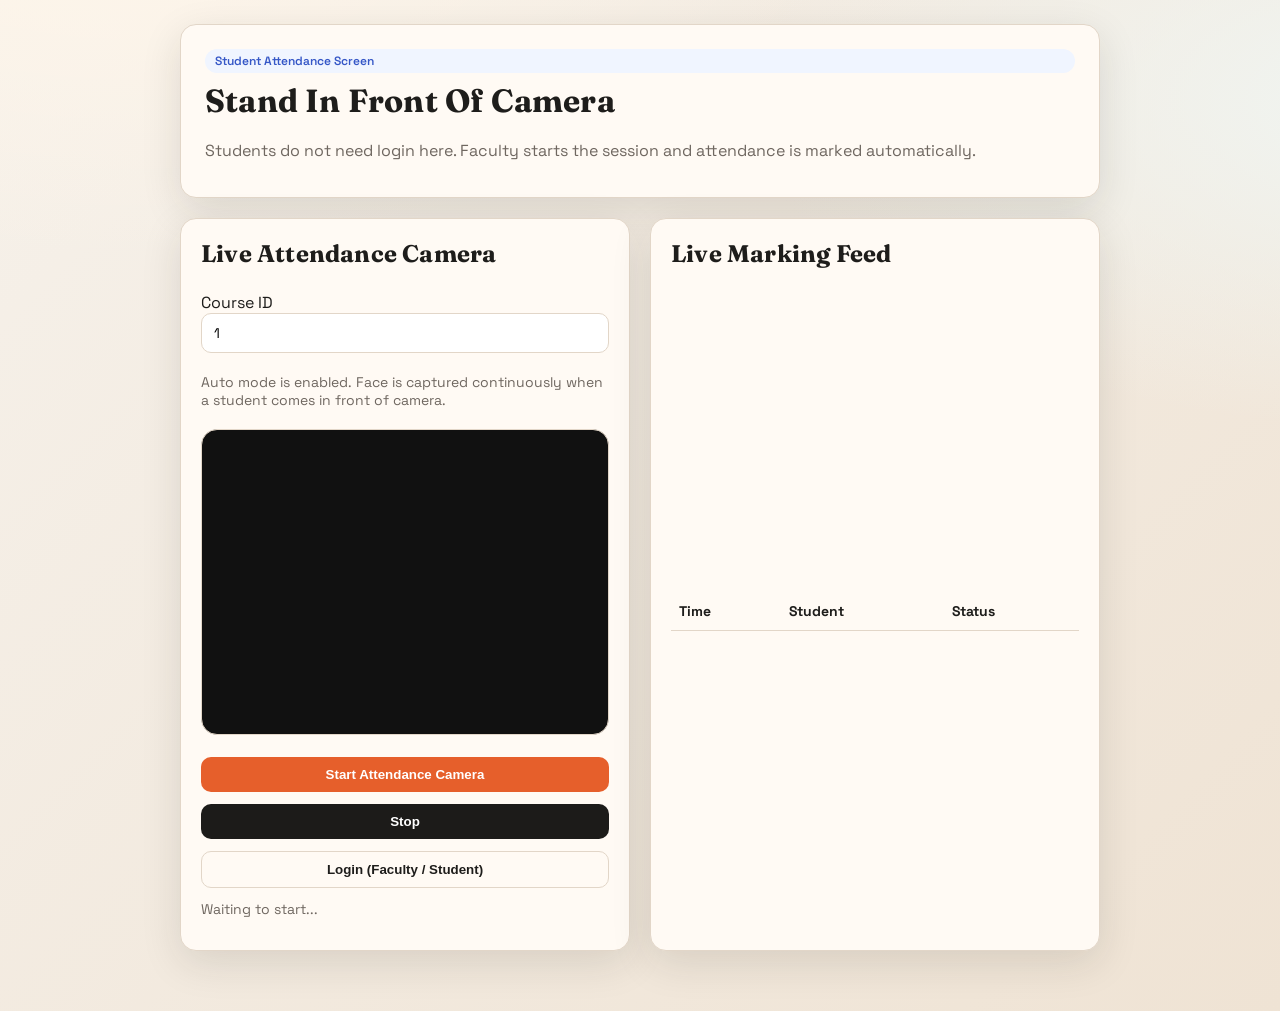
<file: frontend/index.html>
<!doctype html>
<html lang="en">
  <head>
    <meta charset="utf-8" />
    <meta name="viewport" content="width=device-width, initial-scale=1" />
    <title>Smart Attendance - Student Attendance Screen</title>
    <link rel="stylesheet" href="./css/style.css" />
  </head>
  <body>
    <main class="main" style="max-width: 1000px; margin: 0 auto; padding-top: 24px;">
      <div class="hero" style="margin-bottom: 20px;">
        <span class="badge">Student Attendance Screen</span>
        <h1>Stand In Front Of Camera</h1>
        <p>Students do not need login here. Faculty starts the session and attendance is marked automatically.</p>
      </div>

      <div class="grid two">
        <section class="card">
          <h2>Live Attendance Camera</h2>
          <div class="form-row">
            <div>
              <label>Course ID</label>
              <input class="input" id="courseId" type="number" value="1" />
            </div>
          </div>
          <p class="muted" style="margin: 8px 0 0;">Auto mode is enabled. Face is captured continuously when a student comes in front of camera.</p>
          <div class="video-wrap" style="margin-top: 8px;">
            <video id="video" autoplay playsinline></video>
          </div>
          <canvas id="canvas" style="display:none"></canvas>
          <div class="form-row" style="margin-top: 10px;">
            <button class="button" id="startKiosk" type="button">Start Attendance Camera</button>
            <button class="button secondary" id="stopKiosk" type="button">Stop</button>
            <button class="button ghost" id="openLogin" type="button">Login (Faculty / Student)</button>
          </div>
          <p class="muted" id="kioskStatus">Waiting to start...</p>
        </section>

        <section class="card">
          <h2>Live Marking Feed</h2>
          <table class="table" id="kioskLog">
            <thead>
              <tr>
                <th>Time</th>
                <th>Student</th>
                <th>Status</th>
              </tr>
            </thead>
            <tbody></tbody>
          </table>
        </section>
      </div>
    </main>

    <script src="./js/utils.js"></script>
    <script src="./js/api.js"></script>
    <script src="./js/camera.js"></script>
    <script src="./js/attendance-kiosk.js"></script>
  </body>
</html>
</file>
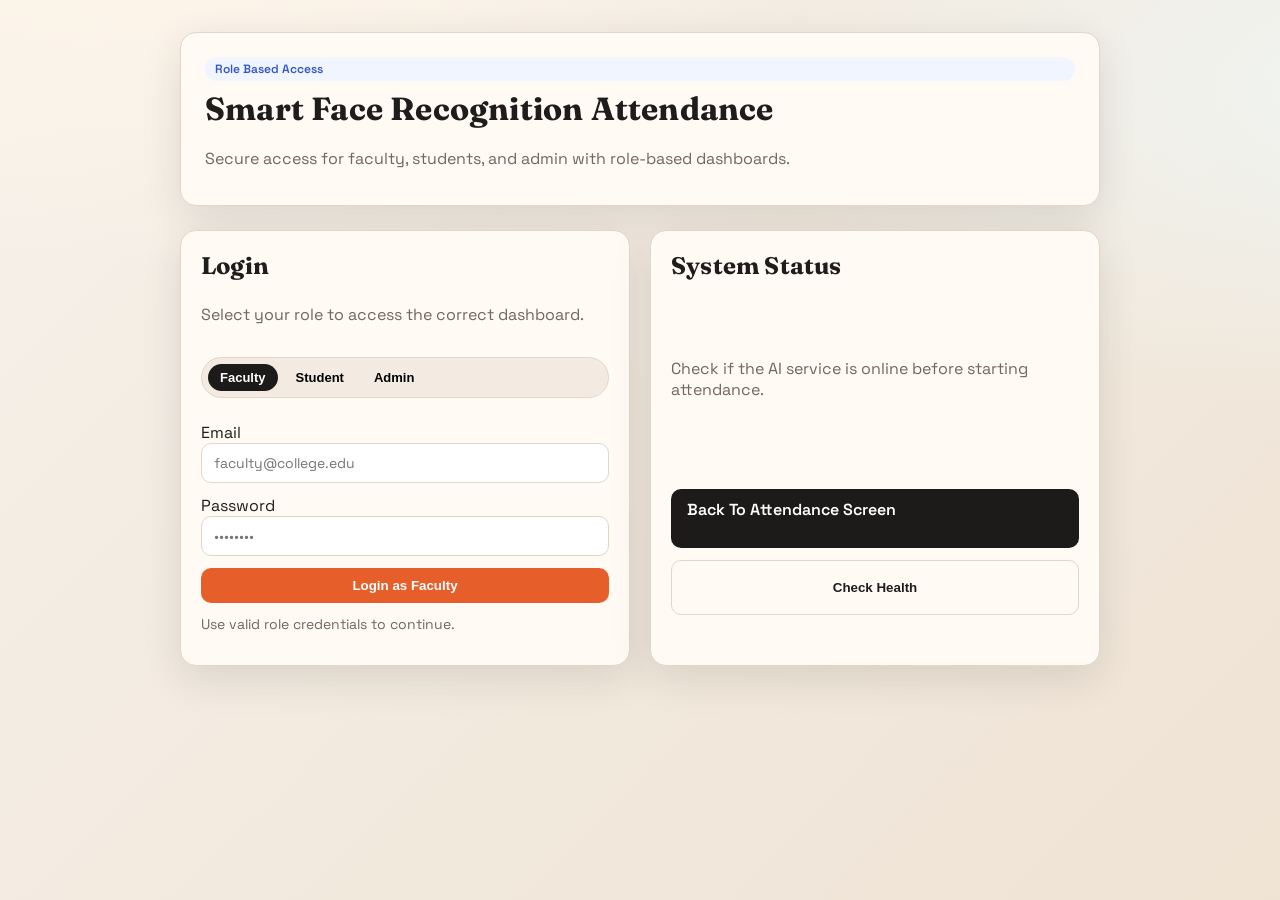
<file: frontend/pages/admin-dashboard.html>
<!doctype html>
<html lang="en">
  <head>
    <meta charset="utf-8" />
    <meta name="viewport" content="width=device-width, initial-scale=1" />
    <title>Smart Attendance - Admin Dashboard</title>
    <link rel="stylesheet" href="../css/style.css" />
    <link rel="stylesheet" href="../css/dashboard.css" />
  </head>
  <body>
    <div class="app">
      <aside class="sidebar">
        <div class="brand">
          <span>Smart Attendance</span>
          <strong>Admin Console</strong>
        </div>
        <nav class="nav">
          <a class="active" href="admin-dashboard.html">Admin Dashboard</a>
          <a href="login.html">Sign Out</a>
        </nav>
      </aside>

      <main class="main">
        <div class="topbar">
          <div>
            <h1>Admin Dashboard</h1>
            <p class="muted">Central control for users, courses, and attendance overview.</p>
          </div>
          <div class="status-pill" id="adminStatus">Admin Mode</div>
        </div>

        <section class="stats">
          <div class="stat-card">
            <strong id="facultyCount">0</strong>
            <span>Total Faculty</span>
          </div>
          <div class="stat-card">
            <strong id="studentCount">0</strong>
            <span>Total Students</span>
          </div>
          <div class="stat-card">
            <strong id="courseCount">0</strong>
            <span>Total Courses</span>
          </div>
          <div class="stat-card">
            <strong id="todayAttendanceCount">0</strong>
            <span>Attendance Today</span>
          </div>
          <div class="stat-card">
            <strong id="apiState">Unknown</strong>
            <span>API Health</span>
          </div>
        </section>

        <section class="card" style="margin-top: 24px;">
            <h2>Manage Faculty</h2>
            <p class="muted">Add faculty and maintain available teaching staff.</p>

            <form id="facultyForm" class="form-row" style="margin-top: 10px;">
              <div>
                <label>Name</label>
                <input id="facultyName" class="input" type="text" placeholder="Faculty Name" required />
              </div>
              <div>
                <label>Email</label>
                <input id="facultyEmail" class="input" type="email" placeholder="faculty@college.edu" required />
              </div>
              <div>
                <label>Department</label>
                <input id="facultyDept" class="input" type="text" placeholder="Computer Science" required />
              </div>
              <div>
                <label>Password</label>
                <input id="facultyPassword" class="input" type="text" value="Faculty@123" required />
              </div>
              <button class="button" type="submit">Add Faculty</button>
            </form>

            <table class="table" style="margin-top: 14px;" id="facultyTable">
              <thead>
                <tr>
                  <th>Name</th>
                  <th>Email</th>
                  <th>Department</th>
                  <th>Action</th>
                </tr>
              </thead>
              <tbody></tbody>
            </table>
        </section>

        <section class="grid two" style="margin-top: 24px;">
          <div class="card">
            <h2>Manage Courses</h2>
            <p class="muted">Maintain course records for attendance mapping.</p>

            <form id="courseForm" class="form-row" style="margin-top: 10px;">
              <div>
                <label>Course Code</label>
                <input id="courseCode" class="input" type="text" placeholder="CS301" required />
              </div>
              <div>
                <label>Course Name</label>
                <input id="courseName" class="input" type="text" placeholder="Software Engineering" required />
              </div>
              <div>
                <label>Section</label>
                <input id="courseSection" class="input" type="text" placeholder="A" required />
              </div>
              <button class="button" type="submit">Add Course</button>
            </form>

            <div class="form-row" style="margin-top: 10px;">
              <button id="refreshCourses" class="button ghost" type="button">Refresh Courses</button>
              <button id="checkHealth" class="button ghost" type="button">Check Health</button>
            </div>

            <table class="table" style="margin-top: 14px;" id="coursesTable">
              <thead>
                <tr>
                  <th>Code</th>
                  <th>Name</th>
                  <th>Section</th>
                  <th>Action</th>
                </tr>
              </thead>
              <tbody></tbody>
            </table>
          </div>

          <div class="card">
            <h2>Assign Faculty to Course & Section</h2>
            <p class="muted">Map a faculty member to a course and section.</p>

            <form id="assignmentForm" class="form-row" style="margin-top: 10px;">
              <div>
                <label>Select Faculty</label>
                <select id="assignFaculty" class="input" required></select>
              </div>
              <div>
                <label>Select Course</label>
                <select id="assignCourse" class="input" required></select>
              </div>
              <div>
                <label>Section</label>
                <input id="assignSection" class="input" type="text" placeholder="A" required />
              </div>
              <button class="button" type="submit">Assign Faculty</button>
            </form>

            <table class="table" style="margin-top: 14px;" id="assignmentTable">
              <thead>
                <tr>
                  <th>Course</th>
                  <th>Section</th>
                  <th>Assigned Faculty</th>
                </tr>
              </thead>
              <tbody></tbody>
            </table>
          </div>
        </section>

        <section class="card" style="margin-top: 24px;">
          <h2>Section-wise Attendance Status</h2>
          <p class="muted">Select a date and section to view present/absent count for that day.</p>

          <div class="form-row two" style="margin-top: 10px;">
            <div>
              <label>Date</label>
              <input id="statusDate" class="input" type="date" />
            </div>
            <div>
              <label>Section</label>
              <select id="statusSection" class="input"></select>
            </div>
          </div>
          <div class="form-row" style="margin-top: 10px;">
            <button id="loadStatus" class="button" type="button">Load Status</button>
          </div>

          <div class="stats" style="margin-top: 14px;">
            <div class="stat-card">
              <strong id="sectionTotal">0</strong>
              <span>Total Students (Section)</span>
            </div>
            <div class="stat-card">
              <strong id="sectionPresent">0</strong>
              <span>Present</span>
            </div>
            <div class="stat-card">
              <strong id="sectionAbsent">0</strong>
              <span>Absent</span>
            </div>
          </div>
        </section>
      </main>
    </div>

    <script src="../js/utils.js"></script>
    <script src="../js/api.js"></script>
    <script src="../js/guard.js"></script>
    <script src="../js/admin-dashboard.js"></script>
  </body>
</html>
</file>
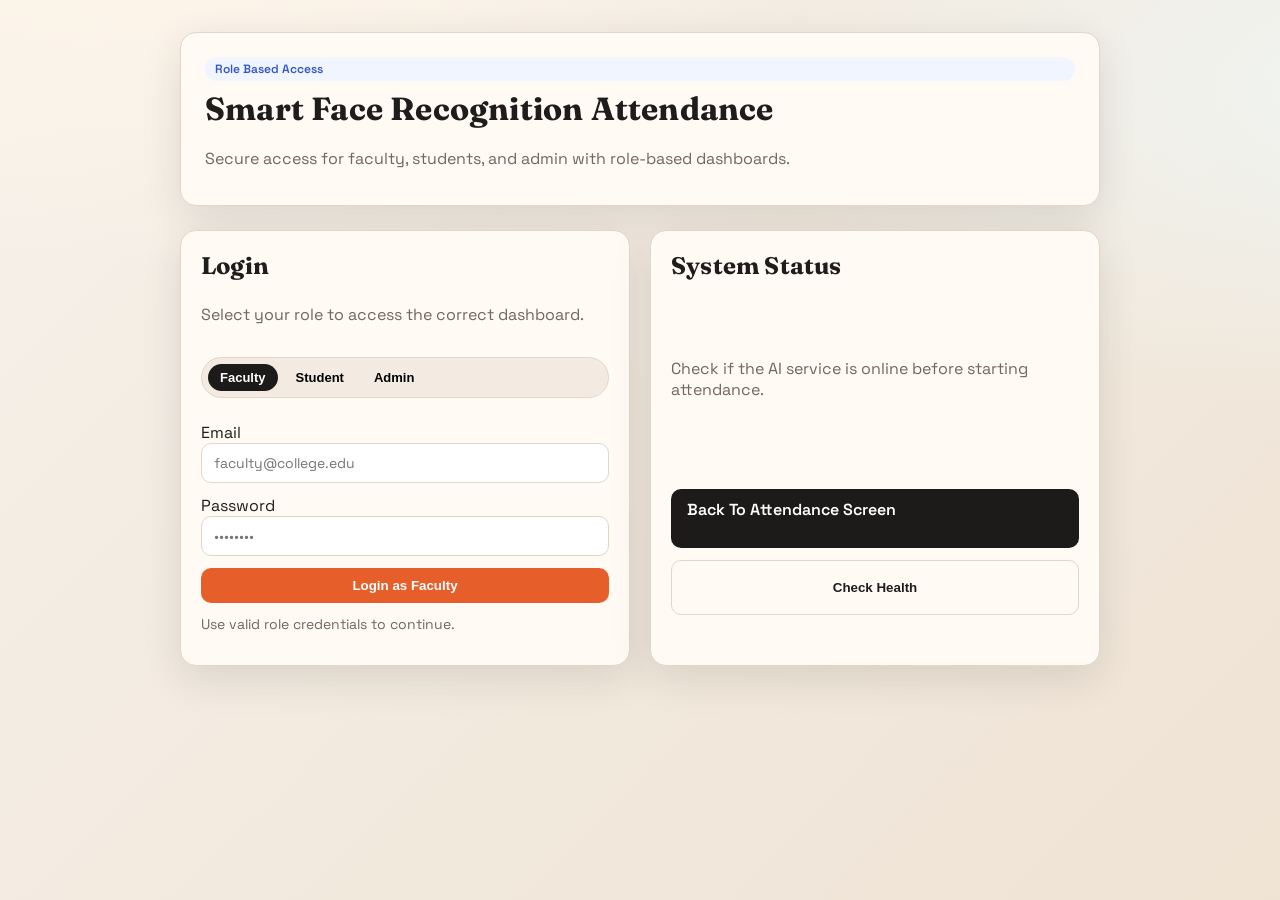
<file: frontend/pages/dashboard.html>
<!doctype html>
<html lang="en">
	<head>
		<meta charset="utf-8" />
		<meta name="viewport" content="width=device-width, initial-scale=1" />
		<title>Smart Attendance - Dashboard</title>
		<link rel="stylesheet" href="../css/style.css" />
		<link rel="stylesheet" href="../css/dashboard.css" />
	</head>
	<body>
		<div class="app">
			<aside class="sidebar">
				<div class="brand">
					<span>Smart Attendance</span>
					<strong>Faculty Console</strong>
				</div>
				<nav class="nav">
					<a class="active" href="dashboard.html">Dashboard</a>
					<a href="register-student.html">Register Student</a>
					<a href="mark-attendance.html">Mark Attendance</a>
					<a href="reports.html">Reports</a>
					<a href="login.html">Sign Out</a>
				</nav>
			</aside>
			<main class="main">
				<div class="topbar">
					<div>
						<h1>Faculty Dashboard</h1>
						<p class="muted">Only core controls required for student onboarding, attendance sessions, and reporting.</p>
					</div>
					<div class="status-pill" id="apiStatus">API: unknown</div>
				</div>

				<section class="stats">
					<div class="stat-card">
						<strong id="statStudents">0</strong>
						<span>Total Registered Students</span>
					</div>
					<div class="stat-card">
						<strong id="statToday">0</strong>
						<span>Attendance Marked Today</span>
					</div>
					<div class="stat-card">
						<strong id="statSession">Stopped</strong>
						<span>Live Session Status</span>
					</div>
					<div class="stat-card">
						<strong id="statRole">Faculty</strong>
						<span>Current Access Role</span>
					</div>
				</section>

				<section class="grid two" style="margin-top: 24px;">
					<div class="card">
						<h2>Operational Actions</h2>
						<p class="muted">Follow this order: Register student -> Start locked attendance session -> Review reports.</p>
						<div class="form-row" style="margin-top: 8px;">
							<a class="button" href="register-student.html">Register Student</a>
							<a class="button secondary" href="mark-attendance.html">Start Attendance Session</a>
							<a class="button ghost" href="reports.html">View Reports</a>
						</div>
					</div>
					<div class="card">
						<h2>Live Guidance</h2>
						<div class="chart">Use Mark Attendance page in locked mode so students only show face and cannot browse faculty pages.</div>
					</div>
				</section>

				<section class="grid two" style="margin-top: 24px;">
					<div class="card">
						<h2>Session Feed</h2>
						<div class="timeline" id="liveFeed">
							<div class="timeline-item">
								<strong>System ready</strong>
								<span class="muted">Waiting for faculty to start locked session.</span>
							</div>
						</div>
					</div>
					<div class="card">
						<h2>System Checks</h2>
						<p class="muted">Verify AI service and database connectivity.</p>
						<div class="form-row" style="margin-top: 10px;">
							<button class="button ghost" id="checkHealth" type="button">Check Health</button>
							<div id="healthResult" class="muted"></div>
						</div>
					</div>
				</section>

				<section class="card" style="margin-top: 24px;">
					<h2>Registered Students By Section</h2>
					<div class="form-row two" style="margin-bottom: 8px;">
						<div>
							<label>Select Section</label>
							<select id="sectionFilter" class="input">
								<option value="">All Sections</option>
							</select>
						</div>
						<div style="display:flex; align-items:flex-end;">
							<button class="button ghost" id="refreshStudents" type="button">Refresh Table</button>
						</div>
					</div>
					<table class="table" id="studentsTable">
						<thead>
							<tr>
								<th>Student ID</th>
								<th>Roll Number</th>
								<th>Name</th>
								<th>Department</th>
								<th>Year</th>
								<th>Section</th>
							</tr>
						</thead>
						<tbody></tbody>
					</table>
					<p class="muted" id="studentsTableMeta">Loading students...</p>
				</section>

				<section class="card" style="margin-top: 24px;">
					<h2>Today's Attendance (Faculty View)</h2>
					<div class="form-row two" style="margin-bottom: 8px;">
						<div>
							<label>Filter by Course</label>
							<select class="input" id="courseFilter">
								<option value="">All Courses</option>
							</select>
						</div>
						<div style="display:flex; align-items:flex-end;">
							<button class="button ghost" id="refreshAttendance" type="button">Refresh Attendance</button>
						</div>
					</div>
					<table class="table" id="attendanceTable">
						<thead>
							<tr>
								<th>Section</th>
								<th>Roll Number</th>
								<th>Name</th>
								<th>Status</th>
								<th>Time</th>
							</tr>
						</thead>
						<tbody></tbody>
					</table>
					<p class="muted" id="attendanceTableMeta">Loading attendance...</p>
				</section>
			</main>
		</div>

		<script src="../js/utils.js"></script>
		<script src="../js/guard.js"></script>
		<script src="../js/api.js"></script>
		<script src="../js/dashboard.js"></script>
	</body>
</html>
</file>
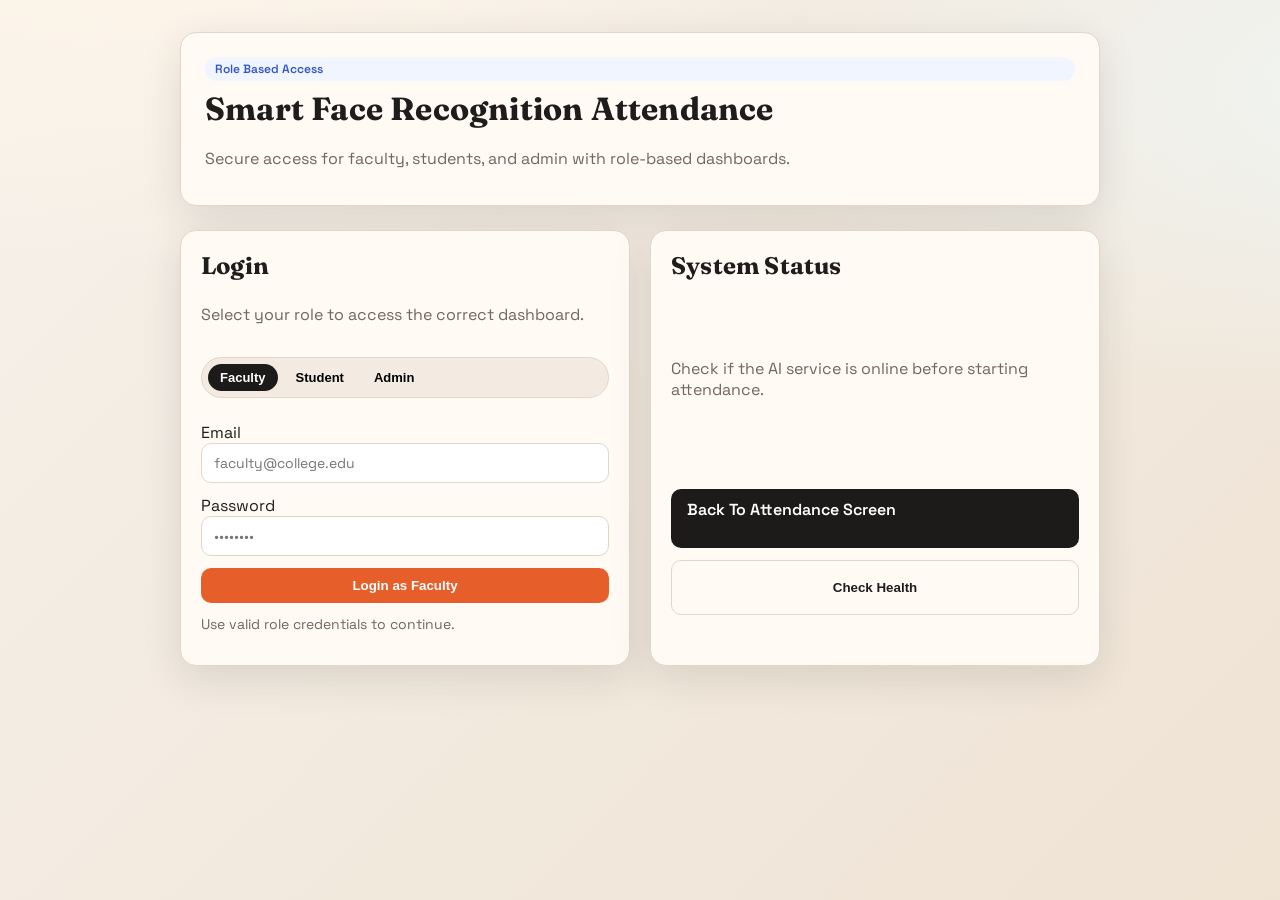
<file: frontend/pages/login.html>
<!doctype html>
<html lang="en">
	<head>
		<meta charset="utf-8" />
		<meta name="viewport" content="width=device-width, initial-scale=1" />
		<title>Smart Attendance - Login</title>
		<link rel="stylesheet" href="../css/style.css" />
	</head>
	<body>
		<div class="app" style="grid-template-columns: 1fr;">
			<main class="main" style="max-width: 1000px; margin: 0 auto;">
				<div class="hero">
					<span class="badge">Role Based Access</span>
					<h1>Smart Face Recognition Attendance</h1>
					<p>Secure access for faculty, students, and admin with role-based dashboards.</p>
				</div>

				<div class="grid two" style="margin-top: 24px;">
					<div class="card">
						<h2>Login</h2>
						<p>Select your role to access the correct dashboard.</p>
						<div class="role-tabs" style="margin: 8px 0 12px;">
							<button class="role-tab active" id="tabFaculty" type="button">Faculty</button>
							<button class="role-tab" id="tabStudent" type="button">Student</button>
							<button class="role-tab" id="tabAdmin" type="button">Admin</button>
						</div>
						<form id="facultyForm" class="form-row panel active">
							<div>
								<label>Email</label>
								<input class="input" id="email" type="email" placeholder="faculty@college.edu" required />
							</div>
							<div>
								<label>Password</label>
								<input class="input" id="password" type="password" placeholder="••••••••" required />
							</div>
							<button class="button" type="submit">Login as Faculty</button>
						</form>
						<form id="studentForm" class="form-row panel">
							<div>
								<label>Student ID / Roll Number</label>
								<input class="input" id="studentId" type="text" placeholder="21CS001" required />
							</div>
							<div>
								<label>Password</label>
								<input class="input" id="studentPass" type="password" placeholder="••••••••" required />
							</div>
							<button class="button" type="submit">Login as Student</button>
						</form>
						<form id="adminForm" class="form-row panel">
							<div>
								<label>Admin Email</label>
								<input class="input" id="adminEmail" type="email" placeholder="admin@college.edu" required />
							</div>
							<div>
								<label>Password</label>
								<input class="input" id="adminPass" type="password" placeholder="••••••••" required />
							</div>
							<button class="button" type="submit">Login as Admin</button>
						</form>
						<p class="muted">Use valid role credentials to continue.</p>
					</div>

					<div class="card">
						<h2>System Status</h2>
						<p>Check if the AI service is online before starting attendance.</p>
						<div class="form-row" style="margin-top: 12px;">
							<a class="button secondary" id="backToHome" href="../index.html">Back To Attendance Screen</a>
							<button class="button ghost" id="checkHealth" type="button">Check Health</button>
							<div id="healthResult" class="muted"></div>
						</div>
					</div>
				</div>
			</main>
		</div>

		<script src="../js/utils.js"></script>
		<script src="../js/api.js"></script>
		<script src="../js/login.js"></script>
	</body>
</html>
</file>
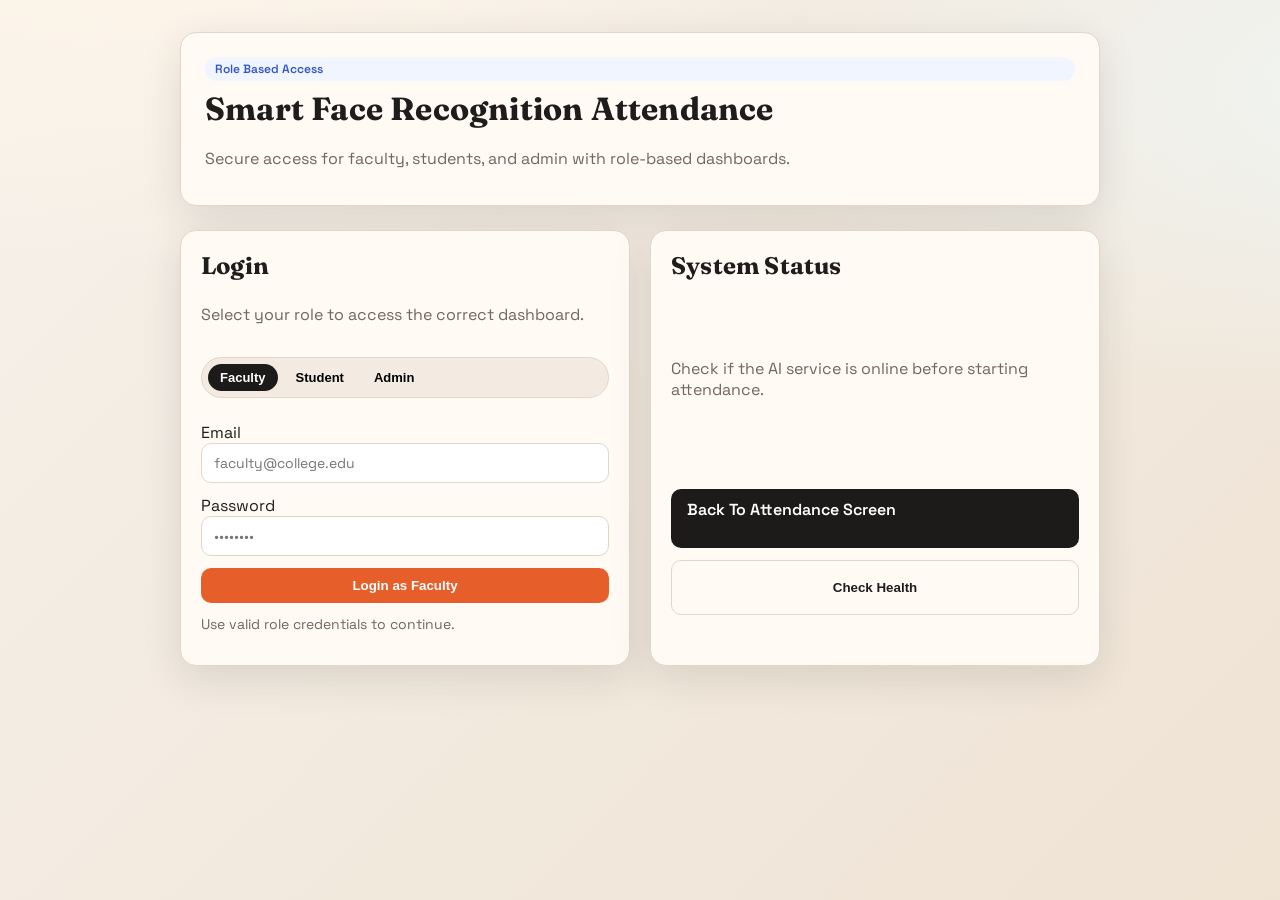
<file: frontend/pages/mark-attendance.html>
<!doctype html>
<html lang="en">
	<head>
		<meta charset="utf-8" />
		<meta name="viewport" content="width=device-width, initial-scale=1" />
		<title>Mark Attendance</title>
		<link rel="stylesheet" href="../css/style.css" />
	</head>
	<body>
		<div class="app">
			<aside class="sidebar">
				<div class="brand">
					<span>Smart Attendance</span>
					<strong>Faculty Console</strong>
				</div>
				<nav class="nav">
					<a href="dashboard.html">Dashboard</a>
					<a href="register-student.html">Register Student</a>
					<a class="active" href="mark-attendance.html">Mark Attendance</a>
					<a href="reports.html">Reports</a>
					<a href="login.html">Sign Out</a>
				</nav>
			</aside>
			<main class="main">
				<div class="topbar">
					<div>
						<h1>Mark Attendance</h1>
						<p class="muted">Start a locked classroom session. Students only show face, system marks automatically.</p>
					</div>
					<div class="status-pill" id="sessionState">Session: stopped</div>
				</div>

				<section class="grid two">
					<div class="card">
						<h2>Faculty Session Controls</h2>
						<div class="form-row">
							<div class="form-row two">
								<div>
									<label>Course ID</label>
									<input class="input" id="courseId" type="number" placeholder="3" value="1" />
								</div>
								<div>
									<label>Require Liveness Check</label>
									<select id="requireLiveness" class="input">
										<option value="no" selected>No</option>
										<option value="yes">Yes</option>
									</select>
								</div>
							</div>
							<div class="form-row two">
								<div>
									<label>Faculty Session PIN</label>
									<input class="input" id="sessionPin" type="password" placeholder="Enter 4+ digit PIN" />
								</div>
								<div>
									<label>Scan Interval (seconds)</label>
									<input class="input" id="scanInterval" type="number" min="2" max="10" value="4" />
								</div>
							</div>
							<div class="form-row" style="margin-top: 6px;">
								<button class="button" id="startSession" type="button">Start Locked Session</button>
								<button class="button secondary" id="endSession" type="button">End Session</button>
							</div>
							<p class="muted">When session is active, other faculty pages are blocked until PIN unlock.</p>
							<div id="result" class="muted"></div>
						</div>
					</div>

					<div class="card">
						<h2>Live Camera (Auto Recognition)</h2>
						<div class="video-wrap">
							<video id="video" autoplay playsinline></video>
						</div>
						<canvas id="canvas" style="display:none"></canvas>
						<button class="button ghost" id="checkLiveness" type="button">Run Liveness Test Now</button>
					</div>
				</section>

				<section class="card" style="margin-top: 24px;">
					<h2>Live Attendance Log</h2>
					<table class="table" id="logTable">
						<thead>
							<tr>
								<th>Time</th>
								<th>Student</th>
								<th>Status</th>
							</tr>
						</thead>
						<tbody></tbody>
					</table>
				</section>
			</main>
		</div>

		<script src="../js/utils.js"></script>
		<script src="../js/guard.js"></script>
		<script src="../js/api.js"></script>
		<script src="../js/camera.js"></script>
		<script src="../js/mark-attendance.js"></script>
	</body>
</html>
</file>
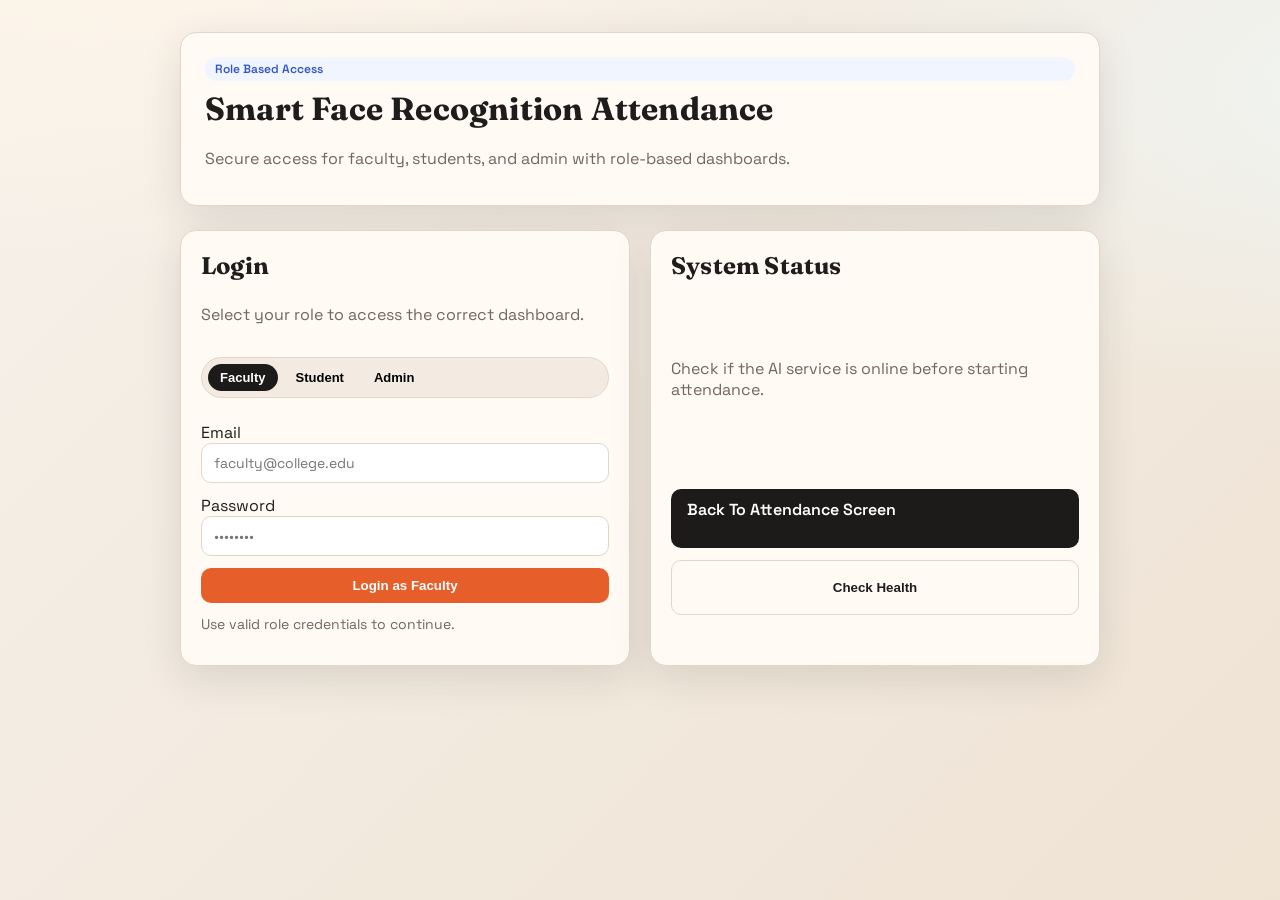
<file: frontend/pages/register-student.html>
<!doctype html>
<html lang="en">
	<head>
		<meta charset="utf-8" />
		<meta name="viewport" content="width=device-width, initial-scale=1" />
		<title>Register Student</title>
		<link rel="stylesheet" href="../css/style.css" />
	</head>
	<body>
		<div class="app">
			<aside class="sidebar">
				<div class="brand">
					<span>Smart Attendance</span>
					<strong>Faculty Console</strong>
				</div>
				<nav class="nav">
					<a href="dashboard.html">Dashboard</a>
					<a class="active" href="register-student.html">Register Student</a>
					<a href="mark-attendance.html">Mark Attendance</a>
					<a href="reports.html">Reports</a>
					<a href="login.html">Sign Out</a>
				</nav>
			</aside>
			<main class="main">
				<div class="topbar">
					<div>
						<h1>Register Student</h1>
						<p class="muted">Capture 5 angles for accurate recognition (front, left, right, up, down).</p>
					</div>
					<div class="status-pill">Face Enrollment</div>
				</div>

				<section class="grid two">
					<div class="card">
						<h2>Student Details</h2>
						<form id="studentForm" class="form-row">
							<div class="form-row two">
								<div>
									<label>Student ID</label>
									<input class="input" id="studentId" type="number" placeholder="1" required />
								</div>
								<div>
									<label>Roll Number</label>
									<input class="input" id="rollNumber" type="text" placeholder="21CS001" />
								</div>
							</div>
							<div class="form-row two">
								<div>
									<label>Student Name</label>
									<input class="input" id="studentName" type="text" placeholder="Arjun Mehta" />
								</div>
								<div>
									<label>Department</label>
									<input class="input" id="department" type="text" placeholder="Computer Science" />
								</div>
							</div>
							<div class="form-row two">
								<div>
									<label>Year</label>
									<input class="input" id="year" type="number" placeholder="3" />
								</div>
								<div>
									<label>Section</label>
									<input class="input" id="section" type="text" placeholder="A" />
								</div>
							</div>
							<div>
								<label>Notes</label>
								<textarea class="input" id="notes" rows="3" placeholder="Optional notes"></textarea>
							</div>
							<div class="form-row" style="margin-top: 8px;">
								<button class="button ghost" id="captureFace" type="button">Capture Face (5 frames)</button>
								<div class="muted" id="frameCount">Captured: 0</div>
								<div class="muted" id="captureStatus"></div>
							</div>
							<button class="button" type="submit">Submit</button>
						</form>
						<p class="muted">Ensure the student already exists in the database before registering.</p>
					</div>

					<div class="card" id="faceCaptureCard" style="display:none;">
						<h2>Face Capture</h2>
						<div class="video-wrap" id="videoWrap" style="display:none;">
							<video id="video" autoplay playsinline></video>
						</div>
						<canvas id="canvas" style="display:none"></canvas>
						<p class="muted">Camera opens only during capture to reduce distractions.</p>
					</div>
				</section>
			</main>
		</div>

		<script src="../js/utils.js"></script>
		<script src="../js/guard.js"></script>
		<script src="../js/api.js"></script>
		<script src="../js/camera.js"></script>
		<script src="../js/register-student.js"></script>
	</body>
</html>
</file>
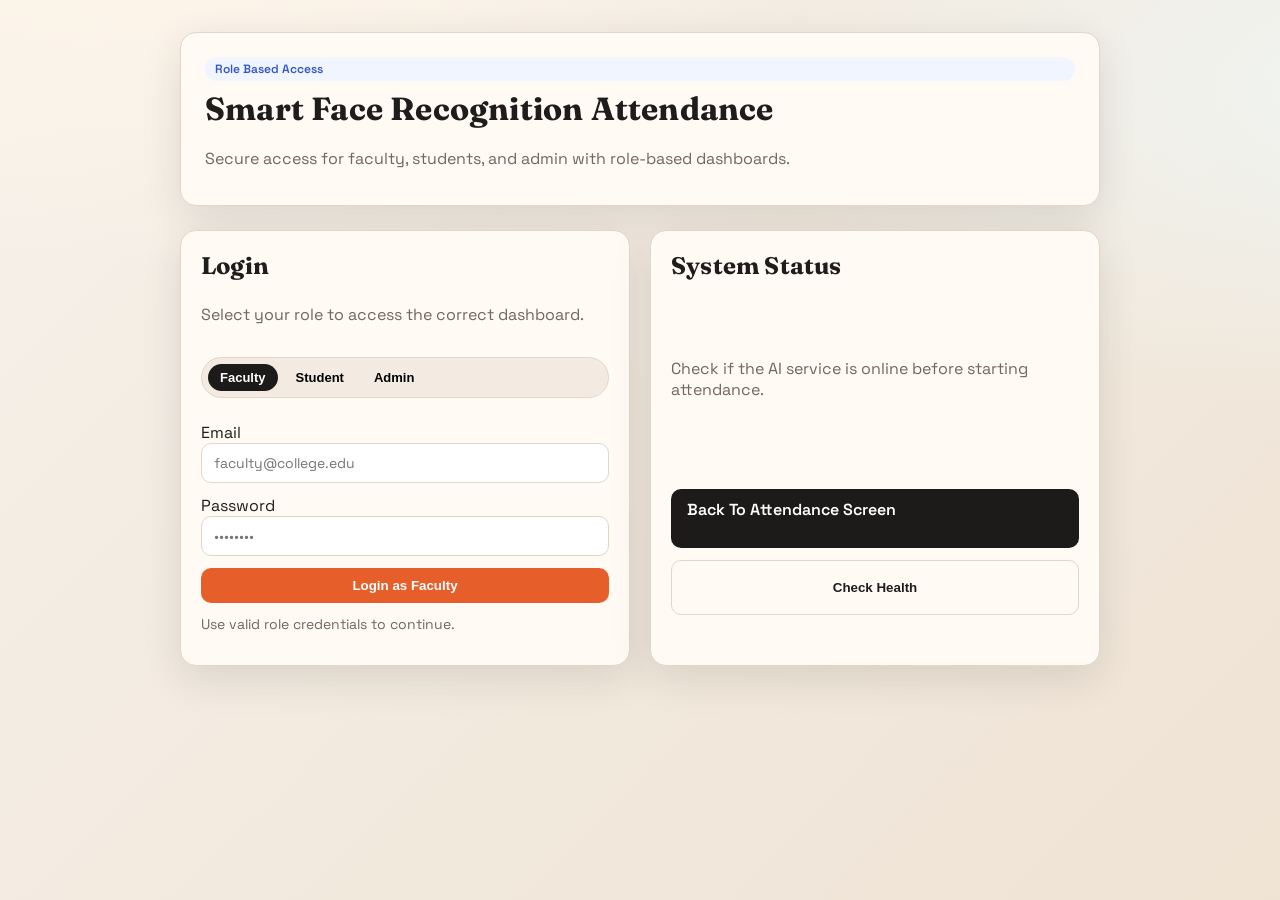
<file: frontend/pages/reports.html>
<!doctype html>
<html lang="en">
	<head>
		<meta charset="utf-8" />
		<meta name="viewport" content="width=device-width, initial-scale=1" />
		<title>Attendance Reports</title>
		<link rel="stylesheet" href="../css/style.css" />
	</head>
	<body>
		<div class="app">
			<aside class="sidebar">
				<div class="brand">
					<span>Smart Attendance</span>
					<strong>Faculty Console</strong>
				</div>
				<nav class="nav">
					<a href="dashboard.html">Dashboard</a>
					<a href="register-student.html">Register Student</a>
					<a href="mark-attendance.html">Mark Attendance</a>
					<a class="active" href="reports.html">Reports</a>
					<a href="login.html">Sign Out</a>
				</nav>
			</aside>
			<main class="main">
				<div class="topbar">
					<div>
						<h1>Reports</h1>
						<p class="muted">Generate daily, monthly, and student-wise reports.</p>
					</div>
					<div class="status-pill">Reporting</div>
				</div>

				<section class="card">
					<h2>Filters</h2>
					<div class="form-row two">
						<div>
							<label>From Date</label>
							<input class="input" type="date" id="fromDate" />
						</div>
						<div>
							<label>To Date</label>
							<input class="input" type="date" id="toDate" />
						</div>
					</div>
					<div class="form-row two">
						<div>
							<label>Course ID</label>
							<input class="input" type="number" id="courseId" placeholder="3" />
						</div>
						<div>
							<label>Student ID</label>
							<input class="input" type="number" id="studentId" placeholder="1" />
						</div>
					</div>
					<div class="form-row" style="margin-top: 12px;">
						<button class="button" id="runReport" type="button">Generate Report</button>
						<button class="button ghost" type="button">Export CSV</button>
					</div>
				</section>

				<section class="card" style="margin-top: 24px;">
					<h2>Attendance Report</h2>
					<table class="table" id="reportTable">
						<thead>
							<tr>
								<th>Date</th>
								<th>Student</th>
								<th>Course</th>
								<th>Status</th>
								<th>Confidence</th>
							</tr>
						</thead>
						<tbody>
							<tr>
								<td>2026-04-14</td>
								<td>Arjun Mehta</td>
								<td>CS301</td>
								<td>Present</td>
								<td>0.84</td>
							</tr>
							<tr>
								<td>2026-04-14</td>
								<td>Sneha Patel</td>
								<td>CS301</td>
								<td>Present</td>
								<td>0.79</td>
							</tr>
						</tbody>
					</table>
					<p class="muted">Connect Java backend to load real data.</p>
				</section>
			</main>
		</div>

		<script src="../js/utils.js"></script>
		<script src="../js/guard.js"></script>
		<script src="../js/api.js"></script>
		<script src="../js/reports.js"></script>
	</body>
</html>
</file>
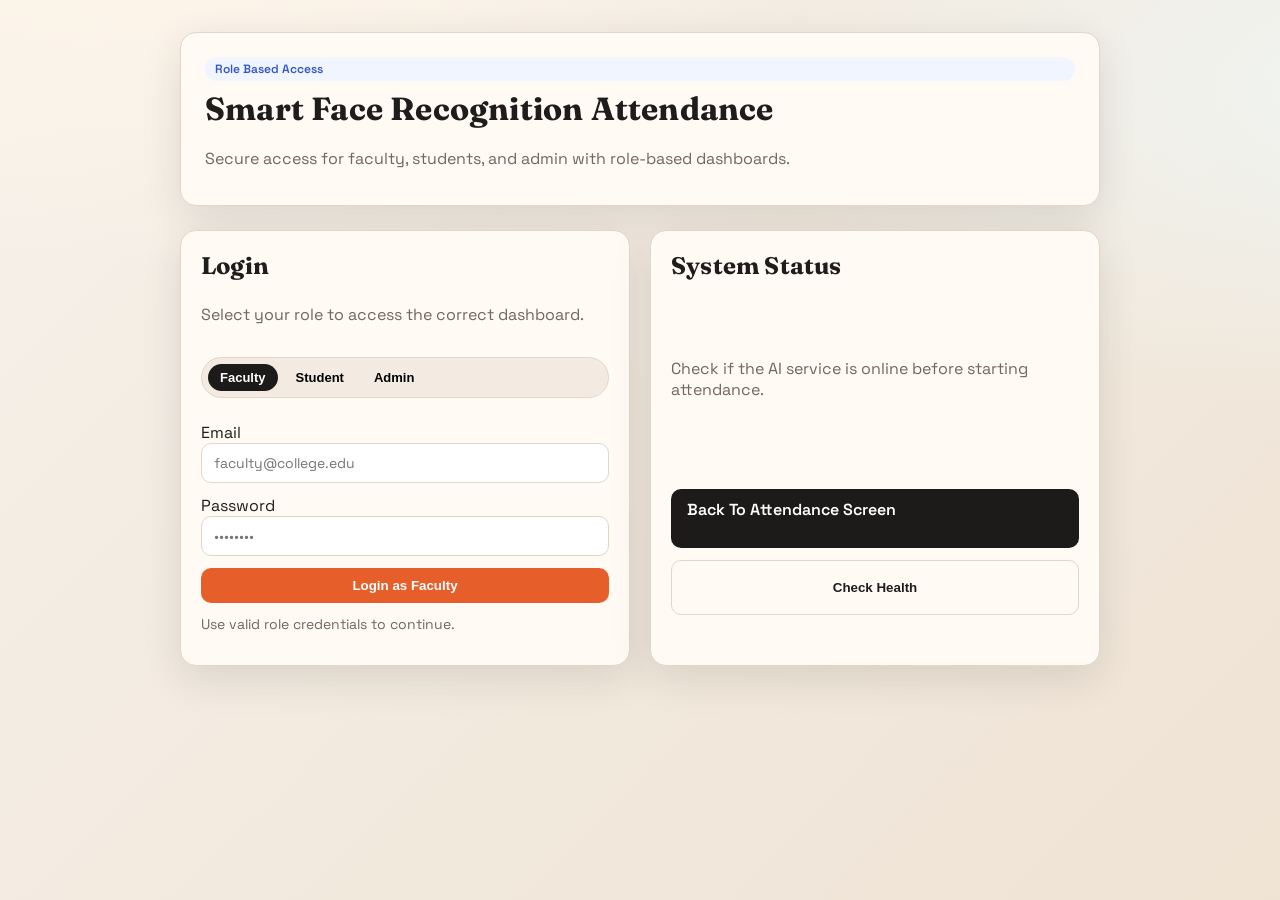
<file: frontend/pages/student-dashboard.html>
<!doctype html>
<html lang="en">
  <head>
    <meta charset="utf-8" />
    <meta name="viewport" content="width=device-width, initial-scale=1" />
    <title>Student Dashboard</title>
    <link rel="stylesheet" href="../css/style.css" />
  </head>
  <body>
    <div class="app">
      <aside class="sidebar">
        <div class="brand">
          <span>Smart Attendance</span>
          <strong>Student View</strong>
        </div>
        <nav class="nav">
          <a class="active" href="student-dashboard.html">My Attendance</a>
          <a href="reports.html">Reports</a>
          <a href="login.html">Sign Out</a>
        </nav>
      </aside>
      <main class="main">
        <div class="topbar">
          <div>
            <h1>My Attendance</h1>
            <p class="muted">Track your attendance percentage and daily status.</p>
          </div>
          <div class="status-pill" id="studentIdPill">Student</div>
        </div>

        <section class="grid three">
          <div class="card">
            <h3>Overall Attendance</h3>
            <p class="muted">Semester to date</p>
            <h2 id="overallPct">0%</h2>
          </div>
          <div class="card">
            <h3>Today</h3>
            <p class="muted">Latest status</p>
            <h2 id="todayStatus">-</h2>
          </div>
          <div class="card">
            <h3>Classes Missed</h3>
            <p class="muted">This month</p>
            <h2 id="missedCount">0</h2>
          </div>
        </section>

        <section class="card" style="margin-top: 24px;">
          <h2>Subject-wise Attendance</h2>
          <table class="table">
            <thead>
              <tr>
                <th>Date</th>
                <th>Course</th>
                <th>Status</th>
                <th>Time</th>
              </tr>
            </thead>
            <tbody>
              <tr><td colspan="4">Loading...</td></tr>
            </tbody>
          </table>
          <p class="muted">Shows only your own attendance records.</p>
        </section>
      </main>
    </div>

    <script src="../js/utils.js"></script>
    <script src="../js/api.js"></script>
    <script src="../js/guard.js"></script>
    <script src="../js/student-dashboard.js"></script>
  </body>
</html>
</file>
<file: frontend/css/style.css>
@import url("https://fonts.googleapis.com/css2?family=Space+Grotesk:wght@300;400;500;600;700&family=Fraunces:opsz,wght@9..144,600;700&display=swap");

:root {
	--bg-1: #f6f1ea;
	--bg-2: #efe3d4;
	--ink: #1e1d1b;
	--muted: #6f6760;
	--card: #fffaf4;
	--stroke: #e2d6c8;
	--accent: #e65f2b;
	--accent-2: #1f7a6f;
	--success: #2f9e44;
	--warning: #f08c00;
	--danger: #d9480f;
	--shadow: 0 12px 40px rgba(30, 29, 27, 0.12);
	--radius: 16px;
}

* {
	box-sizing: border-box;
}

body {
	margin: 0;
	font-family: "Space Grotesk", "Segoe UI", sans-serif;
	color: var(--ink);
	background:
		radial-gradient(1200px 600px at 10% -10%, #fff6ea 0%, transparent 60%),
		radial-gradient(1200px 600px at 110% 10%, #f0f5f2 0%, transparent 55%),
		linear-gradient(135deg, var(--bg-1), var(--bg-2));
	min-height: 100vh;
}

h1, h2, h3, h4 {
	font-family: "Fraunces", serif;
	margin: 0 0 12px 0;
	letter-spacing: 0.2px;
}

p {
	margin: 0 0 12px 0;
	color: var(--muted);
}

a {
	color: inherit;
	text-decoration: none;
}

.app {
	display: grid;
	grid-template-columns: 260px 1fr;
	min-height: 100vh;
}

.sidebar {
	background: #161412;
	color: #f7f1ea;
	padding: 28px 22px;
	position: sticky;
	top: 0;
	height: 100vh;
}

.brand {
	display: grid;
	gap: 6px;
	margin-bottom: 28px;
}

.brand span {
	font-size: 14px;
	letter-spacing: 1.6px;
	text-transform: uppercase;
	color: #f1d7c3;
}

.brand strong {
	font-family: "Fraunces", serif;
	font-size: 22px;
}

.nav {
	display: grid;
	gap: 10px;
}

.nav a {
	padding: 10px 14px;
	border-radius: 12px;
	display: flex;
	justify-content: space-between;
	align-items: center;
	background: rgba(255, 255, 255, 0.06);
	color: #f7f1ea;
	transition: transform 0.2s ease, background 0.2s ease;
}

.nav a:hover {
	transform: translateX(4px);
	background: rgba(255, 255, 255, 0.12);
}

.nav a.active {
	background: #f1d7c3;
	color: #1b1917;
}

.main {
	padding: 32px 40px 60px;
	animation: fadeSlide 0.6s ease;
}

.topbar {
	display: flex;
	align-items: center;
	justify-content: space-between;
	gap: 16px;
	margin-bottom: 24px;
}

.status-pill {
	padding: 6px 12px;
	border-radius: 999px;
	background: #e8f5ef;
	color: #2d6a4f;
	font-size: 12px;
	font-weight: 600;
}

.hero {
	background: var(--card);
	border: 1px solid var(--stroke);
	padding: 24px;
	border-radius: var(--radius);
	box-shadow: var(--shadow);
	display: grid;
	gap: 8px;
}

.grid {
	display: grid;
	gap: 20px;
}

.grid.two {
	grid-template-columns: repeat(2, minmax(0, 1fr));
}

.grid.three {
	grid-template-columns: repeat(3, minmax(0, 1fr));
}

.card {
	background: var(--card);
	border: 1px solid var(--stroke);
	border-radius: var(--radius);
	padding: 20px;
	box-shadow: var(--shadow);
	display: grid;
	gap: 12px;
}

.card h3 {
	font-size: 20px;
}

.card .muted {
	color: var(--muted);
	font-size: 14px;
}

.button {
	background: var(--accent);
	border: none;
	color: #fff;
	padding: 10px 16px;
	border-radius: 10px;
	font-weight: 600;
	cursor: pointer;
	transition: transform 0.2s ease, box-shadow 0.2s ease;
}

.button.secondary {
	background: #1c1b19;
}

.button.ghost {
	background: transparent;
	color: var(--ink);
	border: 1px solid var(--stroke);
}

.button:hover {
	transform: translateY(-1px);
	box-shadow: 0 6px 18px rgba(230, 95, 43, 0.28);
}

.input, select, textarea {
	width: 100%;
	padding: 10px 12px;
	border-radius: 10px;
	border: 1px solid var(--stroke);
	background: #fff;
	font-family: inherit;
	font-size: 14px;
}

.form-row {
	display: grid;
	gap: 12px;
}

.form-row.two {
	grid-template-columns: repeat(2, minmax(0, 1fr));
}

.badge {
	display: inline-flex;
	align-items: center;
	gap: 6px;
	padding: 4px 10px;
	border-radius: 999px;
	background: #f0f5ff;
	color: #3557c7;
	font-size: 12px;
	font-weight: 600;
}

.role-tabs {
	display: inline-flex;
	gap: 6px;
	padding: 6px;
	border-radius: 999px;
	background: #f3ebe2;
	border: 1px solid var(--stroke);
}

.role-tab {
	padding: 6px 12px;
	border-radius: 999px;
	font-size: 13px;
	font-weight: 600;
	cursor: pointer;
	background: transparent;
	border: none;
}

.role-tab.active {
	background: #1c1b19;
	color: #fff;
}

.panel {
	display: none;
}

.panel.active {
	display: grid;
}

.table {
	width: 100%;
	border-collapse: collapse;
	font-size: 14px;
}

.table th, .table td {
	padding: 10px 8px;
	border-bottom: 1px solid var(--stroke);
	text-align: left;
}

.video-wrap {
	border-radius: 16px;
	overflow: hidden;
	border: 1px solid var(--stroke);
	background: #111;
	aspect-ratio: 4 / 3;
	display: grid;
	place-items: center;
}

.video-wrap video {
	width: 100%;
	height: 100%;
	object-fit: cover;
}

.toast {
	position: fixed;
	right: 24px;
	bottom: 24px;
	background: #1c1b19;
	color: #fff;
	padding: 12px 16px;
	border-radius: 12px;
	box-shadow: var(--shadow);
	animation: floatIn 0.4s ease;
	z-index: 1000;
}

.toast.success { background: #1f7a6f; }
.toast.warning { background: #e67700; }
.toast.error { background: #c92a2a; }

@keyframes fadeSlide {
	from { opacity: 0; transform: translateY(10px); }
	to { opacity: 1; transform: translateY(0); }
}

@keyframes floatIn {
	from { opacity: 0; transform: translateY(12px); }
	to { opacity: 1; transform: translateY(0); }
}

@media (max-width: 980px) {
	.app { grid-template-columns: 1fr; }
	.sidebar { position: relative; height: auto; }
	.grid.two, .grid.three { grid-template-columns: 1fr; }
	.form-row.two { grid-template-columns: 1fr; }
}
</file>
<file: frontend/css/dashboard.css>
.stats {
	display: grid;
	gap: 16px;
	grid-template-columns: repeat(4, minmax(0, 1fr));
}

.stat-card {
	background: #fff7ee;
	border: 1px solid var(--stroke);
	border-radius: 16px;
	padding: 18px;
	display: grid;
	gap: 6px;
	box-shadow: var(--shadow);
}

.stat-card strong {
	font-size: 28px;
	font-weight: 700;
}

.stat-card span {
	color: var(--muted);
	font-size: 13px;
}

.timeline {
	display: grid;
	gap: 12px;
}

.timeline-item {
	display: grid;
	gap: 4px;
	padding: 12px;
	border-radius: 12px;
	background: #fff;
	border: 1px solid var(--stroke);
}

.chart {
	height: 220px;
	background: repeating-linear-gradient(
		120deg,
		#fff,
		#fff 12px,
		#f7efe6 12px,
		#f7efe6 24px
	);
	border-radius: 16px;
	border: 1px solid var(--stroke);
	display: grid;
	place-items: center;
	color: var(--muted);
	font-size: 14px;
}

@media (max-width: 980px) {
	.stats { grid-template-columns: repeat(2, minmax(0, 1fr)); }
}

@media (max-width: 640px) {
	.stats { grid-template-columns: 1fr; }
}
</file>
